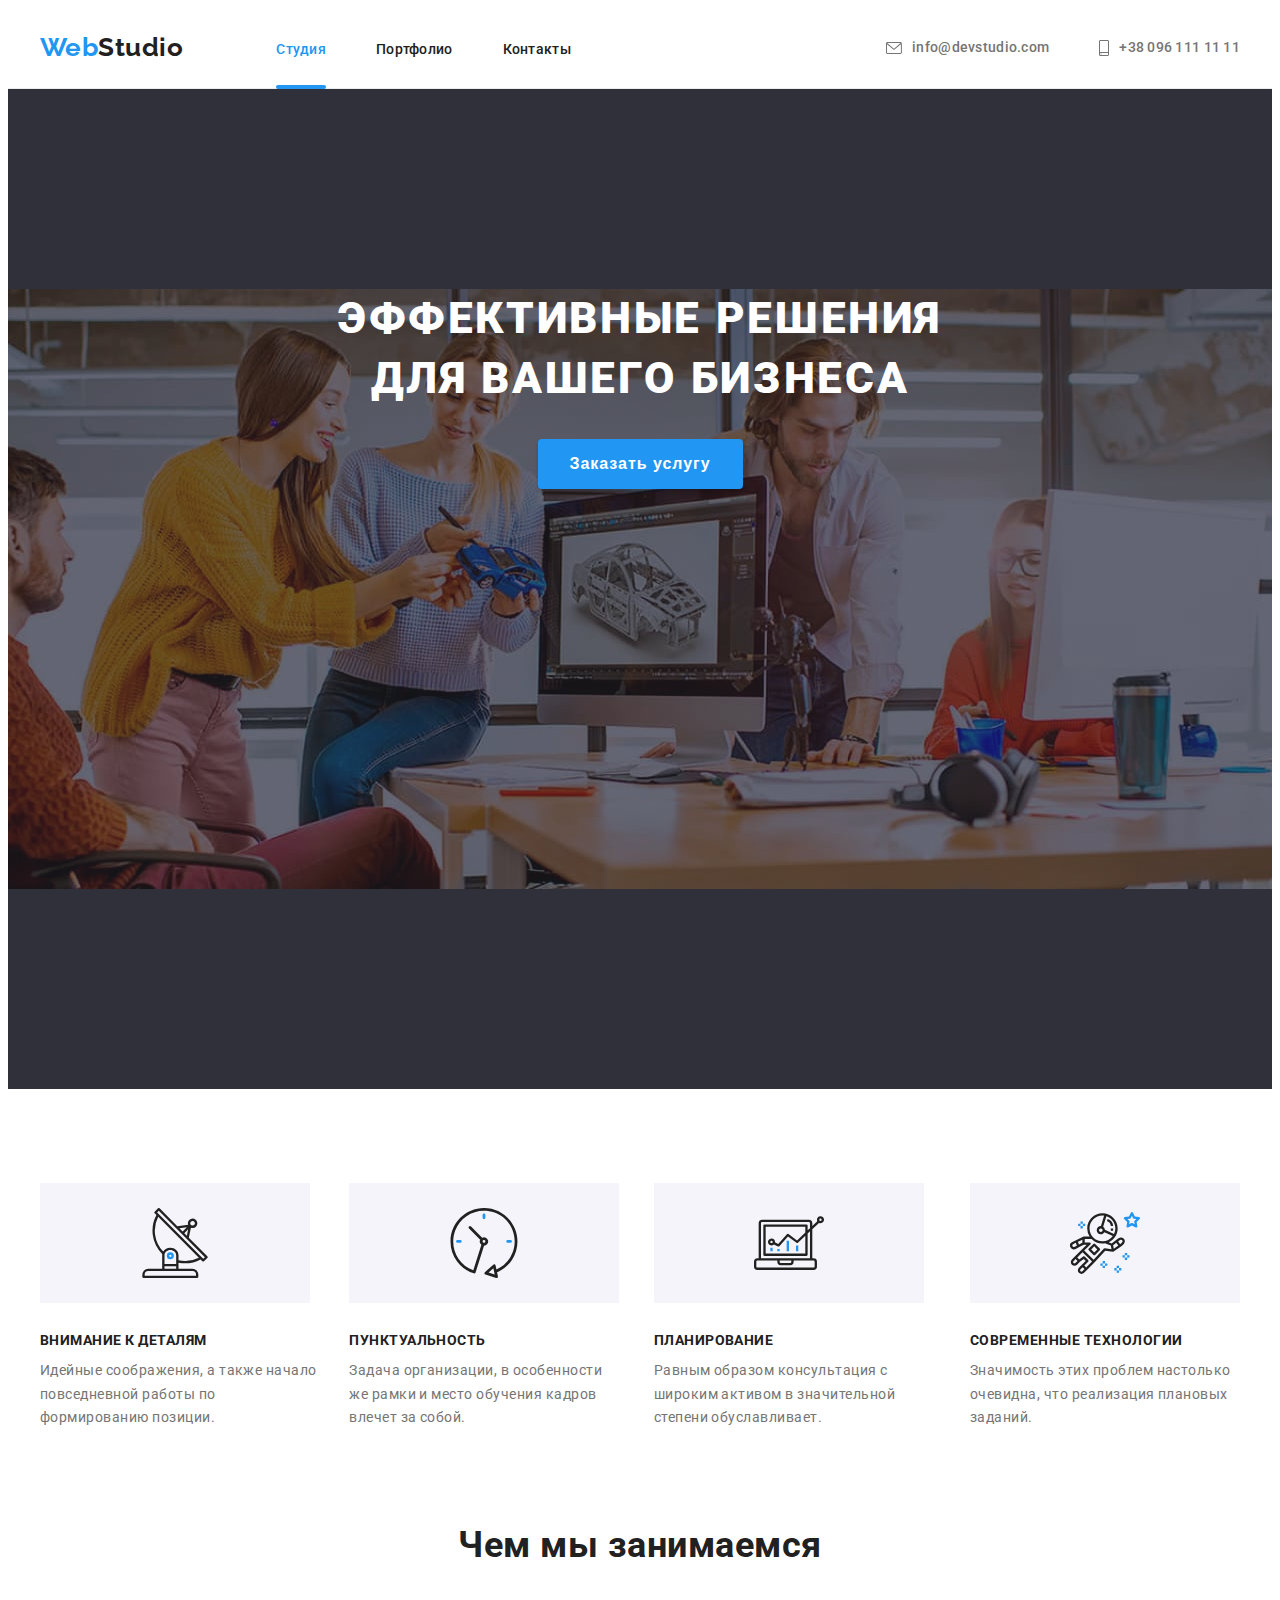
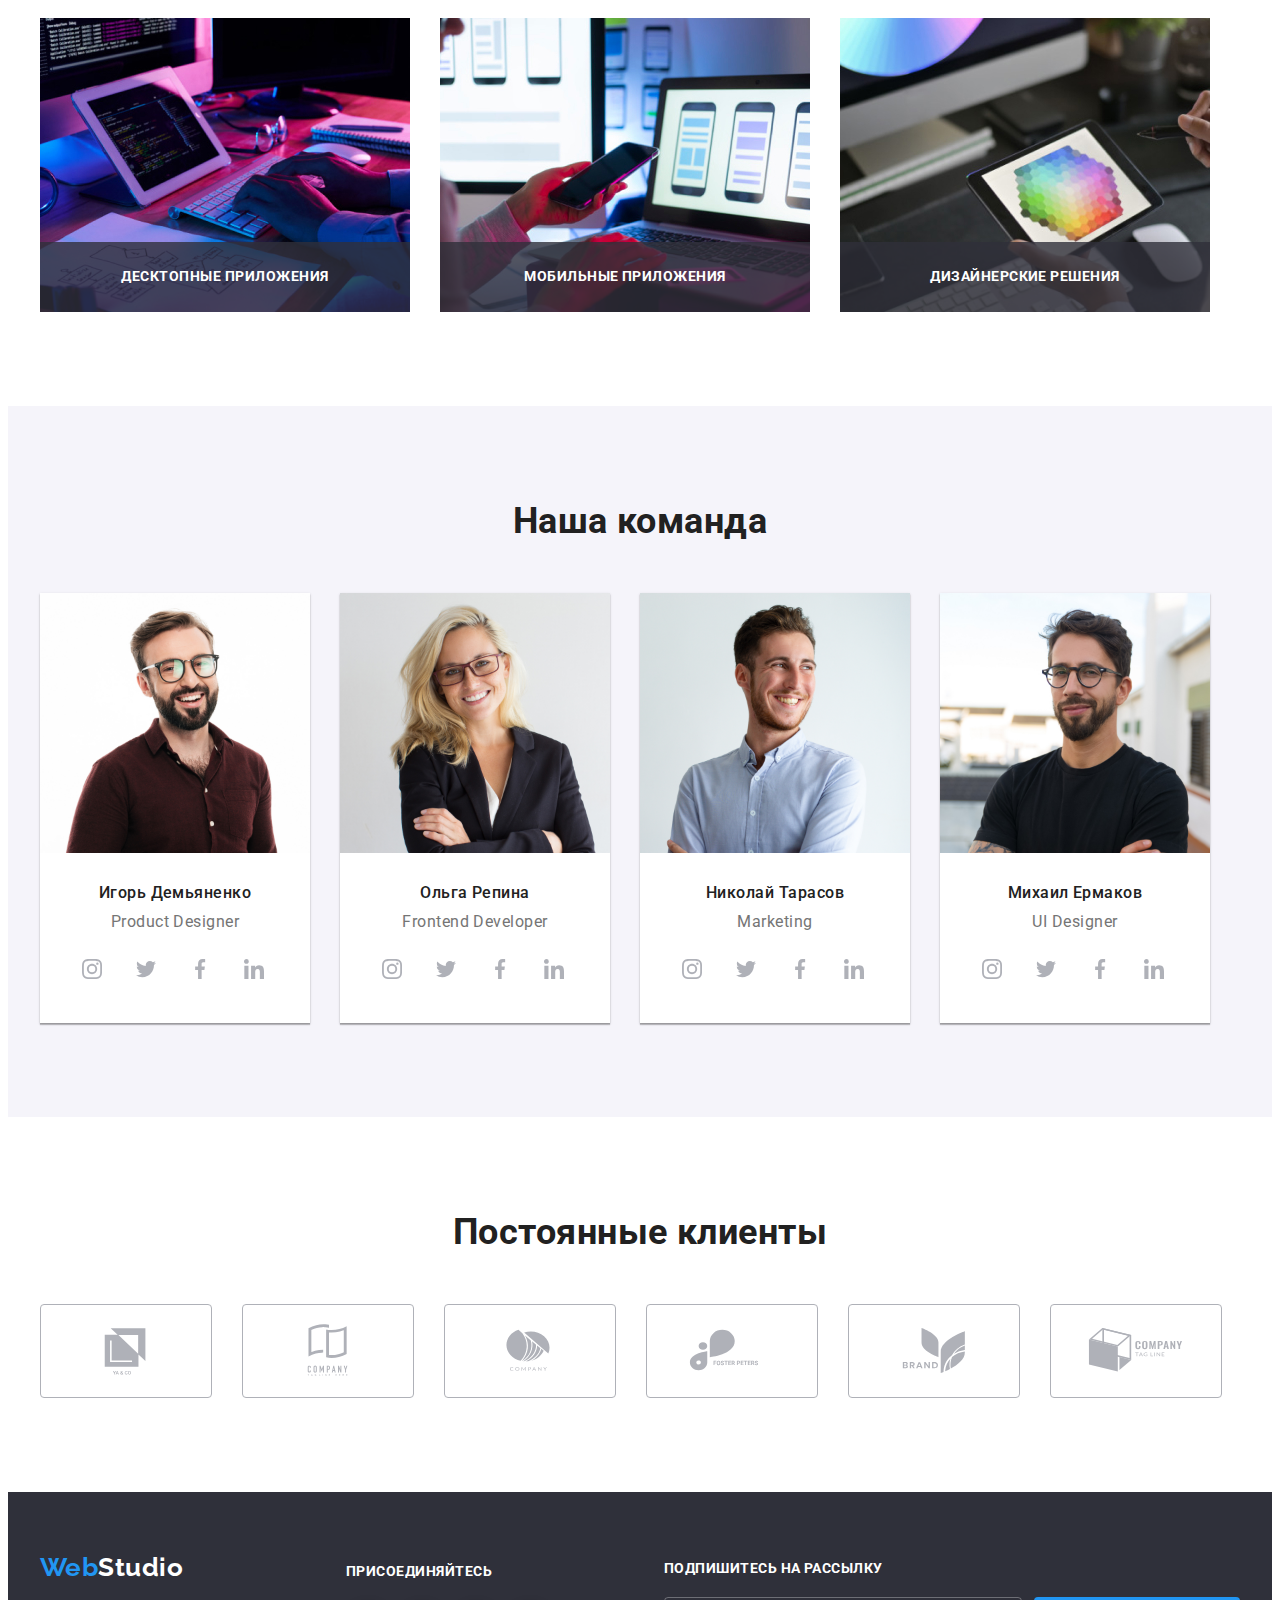
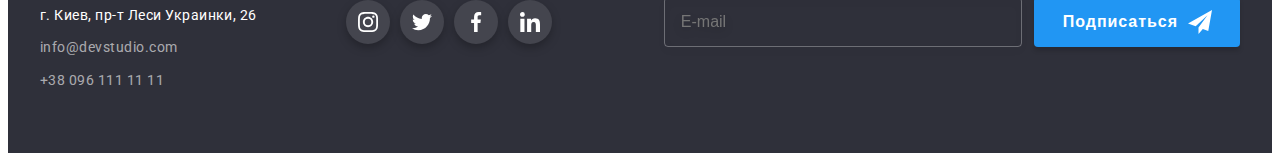
<file: index.html>
<!DOCTYPE html>
<html lang="ru">
  <head>
    <meta charset="UTF-8" />
    <meta http-equiv="X-UA-Compatible" content="IE=edge" />
    <meta name="viewport" content="width=device-width, initial-scale=1.0" />
    <title>Студия</title>
    <link rel="preconnect" href="https://fonts.googleapis.com" />
    <link rel="preconnect" href="https://fonts.gstatic.com" crossorigin />
    <link
      href="https://fonts.googleapis.com/css2?family=Raleway:wght@700&family=Roboto:wght@400;500;700;900&display=swap"
      rel="stylesheet"
    />
    <link
      rel="stylesheet"
      href="https://cdnjs.cloudflare.com/ajax/libs/modern-normalize/1.1.0/modern-normalize.min.css"
      integrity="sha512-wpPYUAdjBVSE4KJnH1VR1HeZfpl1ub8YT/NKx4PuQ5NmX2tKuGu6U/JRp5y+Y8XG2tV+wKQpNHVUX03MfMFn9Q=="
      crossorigin="anonymous"
      referrerpolicy="no-referrer"
    />
    <link rel="stylesheet" href="./css/main.min.css" />
  </head>
  <body>
    <header class="header">
      <div class="header__page">
        <a class="logo" href=""><span class="logo__accent">Web</span>Studio</a>
        <nav class="site-nav">
          <ul class="site-nav__list">
            <li class="site-nav__item">
              <a href="./index.html" class="site-nav__link site-nav__link--current">Студия</a>
            </li>
            <li class="site-nav__item">
              <a href="./portfolio.html" class="site-nav__link">Портфолио</a>
            </li>
            <li class="site-nav__item"><a href="" class="site-nav__link">Контакты</a></li>
          </ul>
        </nav>
        <ul class="auth-nav">
          <li class="auth-nav__item">
            <a class="auth-nav__link" href="mailto:info@devstudio.com">
              <svg class="auth-nav__icon" width="16px" height="12px">
                <use href="./images/icons.svg#icon-envelope-hover"></use>
              </svg>
              info@devstudio.com
            </a>
          </li>
          <li class="auth-nav__item">
            <a class="auth-nav__link" href="tel:+380961111111">
              <svg class="auth-nav__icon" width="10px" height="16px">
                <use href="./images/icons.svg#icon-smartphone"></use>
              </svg>
              +38 096 111 11 11
            </a>
          </li>
        </ul>
      </div>
    </header>
    <main>
      <section class="hero">
        <div class="hero__overlay">
          <h1 class="hero__title">Эффективные решения для вашего бизнеса</h1>
          <button class="hero__button" data-modal-open type="button">Заказать услугу</button>
        </div>
      </section>
      <section class="feature">
        <div class="container">
          <ul class="feature-list">
            <li class="feature-list__item">
              <span class="feature-list__icons">
                <svg width="70px" height="70px">
                  <use href="./images/icons.svg#icon-antenna"></use>
                </svg>
              </span>
              <h3 class="feature-list__title">Внимание к деталям</h3>
              <p class="feature-list__paragraph">
                Идейные соображения, а также начало повседневной работы по формированию позиции.
              </p>
            </li>
            <li class="feature-list__item">
              <span class="feature-list__icons">
                <svg width="70px" height="70px">
                  <use href="./images/icons.svg#icon-clock"></use>
                </svg>
              </span>
              <h3 class="feature-list__title">Пунктуальность</h3>
              <p class="feature-list__paragraph">
                Задача организации, в особенности же рамки и место обучения кадров влечет за собой.
              </p>
            </li>
            <li class="feature-list__item">
              <span class="feature-list__icons">
                <svg width="70px" height="70px">
                  <use href="./images/icons.svg#icon-diagram"></use>
                </svg>
              </span>
              <h3 class="feature-list__title">Планирование</h3>
              <p class="feature-list__paragraph">
                Равным образом консультация с широким активом в значительной степени обуславливает.
              </p>
            </li>
            <li class="feature-list__item">
              <span class="feature-list__icons">
                <svg width="70px" height="70px">
                  <use href="./images/icons.svg#icon-astronaut"></use>
                </svg>
              </span>
              <h3 class="feature-list__title">Современные технологии</h3>
              <p class="feature-list__paragraph">
                Значимость этих проблем настолько очевидна, что реализация плановых заданий.
              </p>
            </li>
          </ul>
        </div>
      </section>
      <section class="work">
        <div class="container">
          <h2 class="section-title">Чем мы занимаемся</h2>
          <ul class="work__list">
            <li class="work__item">
              <img src="./images/box1.jpg" alt="компьютер" width="370" />
              <p class="work__text">Десктопные приложения</p>
            </li>
            <li class="work__item">
              <img src="./images/box2.jpg" alt="телефон" width="370" />
              <p class="work__text">Мобильные приложения</p>
            </li>
            <li class="work__item">
              <img src="./images/box3.jpg" alt="графический планшет" width="370" />
              <p class="work__text">Дизайнерские решения</p>
            </li>
          </ul>
        </div>
      </section>
      <section class="team">
        <div class="container">
          <h2 class="section-title">Наша команда</h2>
          <ul class="team__list">
            <li class="team__item">
              <img src="./images/Photo1.jpg" alt="фото" width="270" />
              <div class="team__text">
                <h3 class="team__name">Игорь Демьяненко</h3>
                <p class="team__paragraph">Product Designer</p>
              </div>
              <ul class="networks">
                <li class="networks__item">
                  <a href="" class="networks__link">
                    <svg class="networks__icons" width="20px" height="20px">
                      <use href="./images/icons.svg#icon-instagram"></use>
                    </svg>
                  </a>
                </li>
                <li class="networks__item">
                  <a href="" class="networks__link">
                    <svg class="networks__icons" width="20px" height="20px">
                      <use href="./images/icons.svg#icon-twitter"></use>
                    </svg>
                  </a>
                </li>
                <li class="networks__item">
                  <a href="" class="networks__link"
                    ><svg class="networks__icons" width="20px" height="20px">
                      <use href="./images/icons.svg#icon-facebook"></use>
                    </svg>
                  </a>
                </li>
                <li class="networks__item">
                  <a href="" class="networks__link">
                    <svg class="networks__icons" width="20px" height="20px">
                      <use href="./images/icons.svg#icon-linkedin"></use>
                    </svg>
                  </a>
                </li>
              </ul>
            </li>
            <li class="team__item">
              <img src="./images/Photo2.jpg" alt="фото" width="270" />
              <div class="team__text">
                <h3 class="team__name">Ольга Репина</h3>
                <p class="team__paragraph">Frontend Developer</p>
              </div>
              <ul class="networks">
                <li class="networks__item">
                  <a href="" class="networks__link">
                    <svg class="networks__icons" width="20px" height="20px">
                      <use href="./images/icons.svg#icon-instagram"></use>
                    </svg>
                  </a>
                </li>
                <li class="networks__item">
                  <a href="" class="networks__link">
                    <svg class="networks__icons" width="20px" height="20px">
                      <use href="./images/icons.svg#icon-twitter"></use>
                    </svg>
                  </a>
                </li>
                <li class="networks__item">
                  <a href="" class="networks__link"
                    ><svg class="networks__icons" width="20px" height="20px">
                      <use href="./images/icons.svg#icon-facebook"></use>
                    </svg>
                  </a>
                </li>
                <li class="networks__item">
                  <a href="" class="networks__link">
                    <svg class="networks__icons" width="20px" height="20px">
                      <use href="./images/icons.svg#icon-linkedin"></use>
                    </svg>
                  </a>
                </li>
              </ul>
            </li>
            <li class="team__item">
              <img src="./images/Photo3.jpg" alt="фото" width="270" />
              <div class="team__text">
                <h3 class="team__name">Николай Тарасов</h3>
                <p class="team__paragraph">Marketing</p>
              </div>
              <ul class="networks">
                <li class="networks__item">
                  <a href="" class="networks__link">
                    <svg class="networks__icons" width="20px" height="20px">
                      <use href="./images/icons.svg#icon-instagram"></use>
                    </svg>
                  </a>
                </li>
                <li class="networks__item">
                  <a href="" class="networks__link">
                    <svg class="networks__icons" width="20px" height="20px">
                      <use href="./images/icons.svg#icon-twitter"></use>
                    </svg>
                  </a>
                </li>
                <li class="networks__item">
                  <a href="" class="networks__link"
                    ><svg class="networks__icons" width="20px" height="20px">
                      <use href="./images/icons.svg#icon-facebook"></use>
                    </svg>
                  </a>
                </li>
                <li class="networks__item">
                  <a href="" class="networks__link">
                    <svg class="networks__icons" width="20px" height="20px">
                      <use href="./images/icons.svg#icon-linkedin"></use>
                    </svg>
                  </a>
                </li>
              </ul>
            </li>
            <li class="team__item">
              <img src="./images/photo4.jpg" alt="фото" width="270" />
              <div class="team__text">
                <h3 class="team__name">Михаил Ермаков</h3>
                <p class="team__paragraph">UI Designer</p>
              </div>
              <ul class="networks">
                <li class="networks__item">
                  <a href="" class="networks__link">
                    <svg class="networks__icons" width="20px" height="20px">
                      <use href="./images/icons.svg#icon-instagram"></use>
                    </svg>
                  </a>
                </li>
                <li class="networks__item">
                  <a href="" class="networks__link">
                    <svg class="networks__icons" width="20px" height="20px">
                      <use href="./images/icons.svg#icon-twitter"></use>
                    </svg>
                  </a>
                </li>
                <li class="networks__item">
                  <a href="" class="networks__link"
                    ><svg class="networks__icons" width="20px" height="20px">
                      <use href="./images/icons.svg#icon-facebook"></use>
                    </svg>
                  </a>
                </li>
                <li class="networks__item">
                  <a href="" class="networks__link">
                    <svg class="networks__icons" width="20px" height="20px">
                      <use href="./images/icons.svg#icon-linkedin"></use>
                    </svg>
                  </a>
                </li>
              </ul>
            </li>
          </ul>
        </div>
      </section>
      <section class="clients">
        <div class="container">
          <h2 class="section-title">Постоянные клиенты</h2>
          <ul class="clients__list">
            <li class="clients__item">
              <a class="clients__link" href="">
                <svg class="clients__icon" width="106px" height="60px">
                  <use href="./images/icons.svg#icon-logo-0"></use>
                </svg>
              </a>
            </li>
            <li class="clients__item">
              <a class="clients__link" href="">
                <svg class="clients__icon" width="106px" height="60px">
                  <use href="./images/icons.svg#icon-logo-1"></use>
                </svg>
              </a>
            </li>
            <li class="clients__item">
              <a class="clients__link" href="">
                <svg class="clients__icon" width="106px" height="60px">
                  <use href="./images/icons.svg#icon-logo-2"></use>
                </svg>
              </a>
            </li>
            <li class="clients__item">
              <a class="clients__link" href="">
                <svg class="clients__icon" width="106px" height="60px">
                  <use href="./images/icons.svg#icon-logo-3"></use>
                </svg>
              </a>
            </li>
            <li class="clients__item">
              <a class="clients__link" href="">
                <svg class="clients__icon" width="106px" height="60px">
                  <use href="./images/icons.svg#icon-logo-4"></use>
                </svg>
              </a>
            </li>
            <li class="clients__item">
              <a class="clients__link" href="">
                <svg class="clients__icon" width="106px" height="60px">
                  <use href="./images/icons.svg#icon-logo-5"></use>
                </svg>
              </a>
            </li>
          </ul>
        </div>
      </section>
    </main>
    <footer class="footer">
      <div class="footer__content">
        <div>
          <a class="logo logo__footer" href=""><span class="logo__accent">Web</span>Studio</a>
          <address class="address">
            <p class="address__street">г. Киев, пр-т Леси Украинки, 26</p>
            <a class="address__link" href="mailto:info@devstudio.com">info@devstudio.com</a>
            <a class="address__link" href="tel:+380961111111">+38 096 111 11 11</a>
          </address>
        </div>
        <div class="footer__social">
          <p class="footer-title">присоединяйтесь</p>
          <ul class="networks social__list">
            <li class="networks__item">
              <a href="" class="social__link networks__link">
                <svg class="networks__icons" width="20px" height="20px">
                  <use href="./images/icons.svg#icon-instagram"></use>
                </svg>
              </a>
            </li>

            <li class="networks__item">
              <a href="" class="social__link networks__link">
                <svg class="networks__icons" width="20px" height="20px">
                  <use href="./images/icons.svg#icon-twitter"></use>
                </svg>
              </a>
            </li>
            <li class="networks__item">
              <a href="" class="social__link networks__link">
                <svg class="networks__icons" width="20px" height="20px">
                  <use href="./images/icons.svg#icon-facebook"></use>
                </svg>
              </a>
            </li>
            <li class="networks__item">
              <a href="" class="social__link networks__link">
                <svg class="networks__icons" width="20px" height="20px">
                  <use href="./images/icons.svg#icon-linkedin"></use>
                </svg>
              </a>
            </li>
          </ul>
        </div>
        <form class="form-email" name="email-form">
          <p class="footer-title">Подпишитесь на рассылку</p>
          <div class="form-email__group">
            <label>
              <input class="form-email__input" type="email" name="email" placeholder="E-mail" />
            </label>
            <button class="form-email__btn" type="submit">
              Подписаться
              <svg class="form-email__icon" width="24px" height="24px">
                <use href="./images/icons.svg#icon-send"></use>
              </svg>
            </button>
          </div>
        </form>
      </div>
    </footer>
    <div class="backdrop is-hidden" data-modal>
      <div class="main-modal">
        <button class="main-modal__close" data-modal-close>
          <svg class="icon-close" width="18px" height="18px">
            <use href="./images/icons.svg#icon-close"></use>
          </svg>
        </button>
        <h2 class="main-modal__title">Оставьте свои данные, мы вам перезвоним</h2>
        <form class="main-modal__form" name="modal-form">
          <label class="main-modal__label">
            <span class="main-modal__name">Имя</span>
            <div class="main-modal__group">
              <input class="main-modal__input" type="text" name="username" />
              <svg class="main-modal__icon" width="18" height="18">
                <use href="./images/icons.svg#icon-person"></use>
              </svg>
            </div>
          </label>
          <label class="main-modal__label">
            <span class="main-modal__name">Телефон</span>
            <div class="main-modal__group">
              <input class="main-modal__input" type="tel" name="phone-number" />
              <svg class="main-modal__icon" width="18" height="18">
                <use href="./images/icons.svg#icon-phone"></use>
              </svg>
            </div>
          </label>
          <label class="main-modal__label">
            <span class="main-modal__name">Почта</span>
            <div class="main-modal__group">
              <input class="main-modal__input" type="email" name="email" />
              <svg class="main-modal__icon" width="18" height="18">
                <use href="./images/icons.svg#icon-email"></use>
              </svg>
            </div>
          </label>
          <label class="main-modal__label">
            <span class="main-modal__name">Комментарий</span>
            <textarea
              class="main-modal__input main-modal__textarea"
              name="feedback"
              rows="5"
              placeholder="Введите текст"
            ></textarea>
          </label>
          <label class="checkbox">
            <input class="checkbox__input" type="checkbox" name="contract" value="contract" />
            <svg class="checkbox__icon" width="16" height="15">
              <use href="./images/icons.svg#icon-check"></use>
            </svg>
            Соглашаюсь с рассылкой и принимаю<a class="checkbox__link" href="">
              Условия договора
            </a>
          </label>
          <div class="main-modal__btn">
            <button class="main-modal__submit" type="submit">Отправить</button>
          </div>
        </form>
      </div>
    </div>
    <script src="./js/modal.js"></script>
  </body>
</html>
</file>
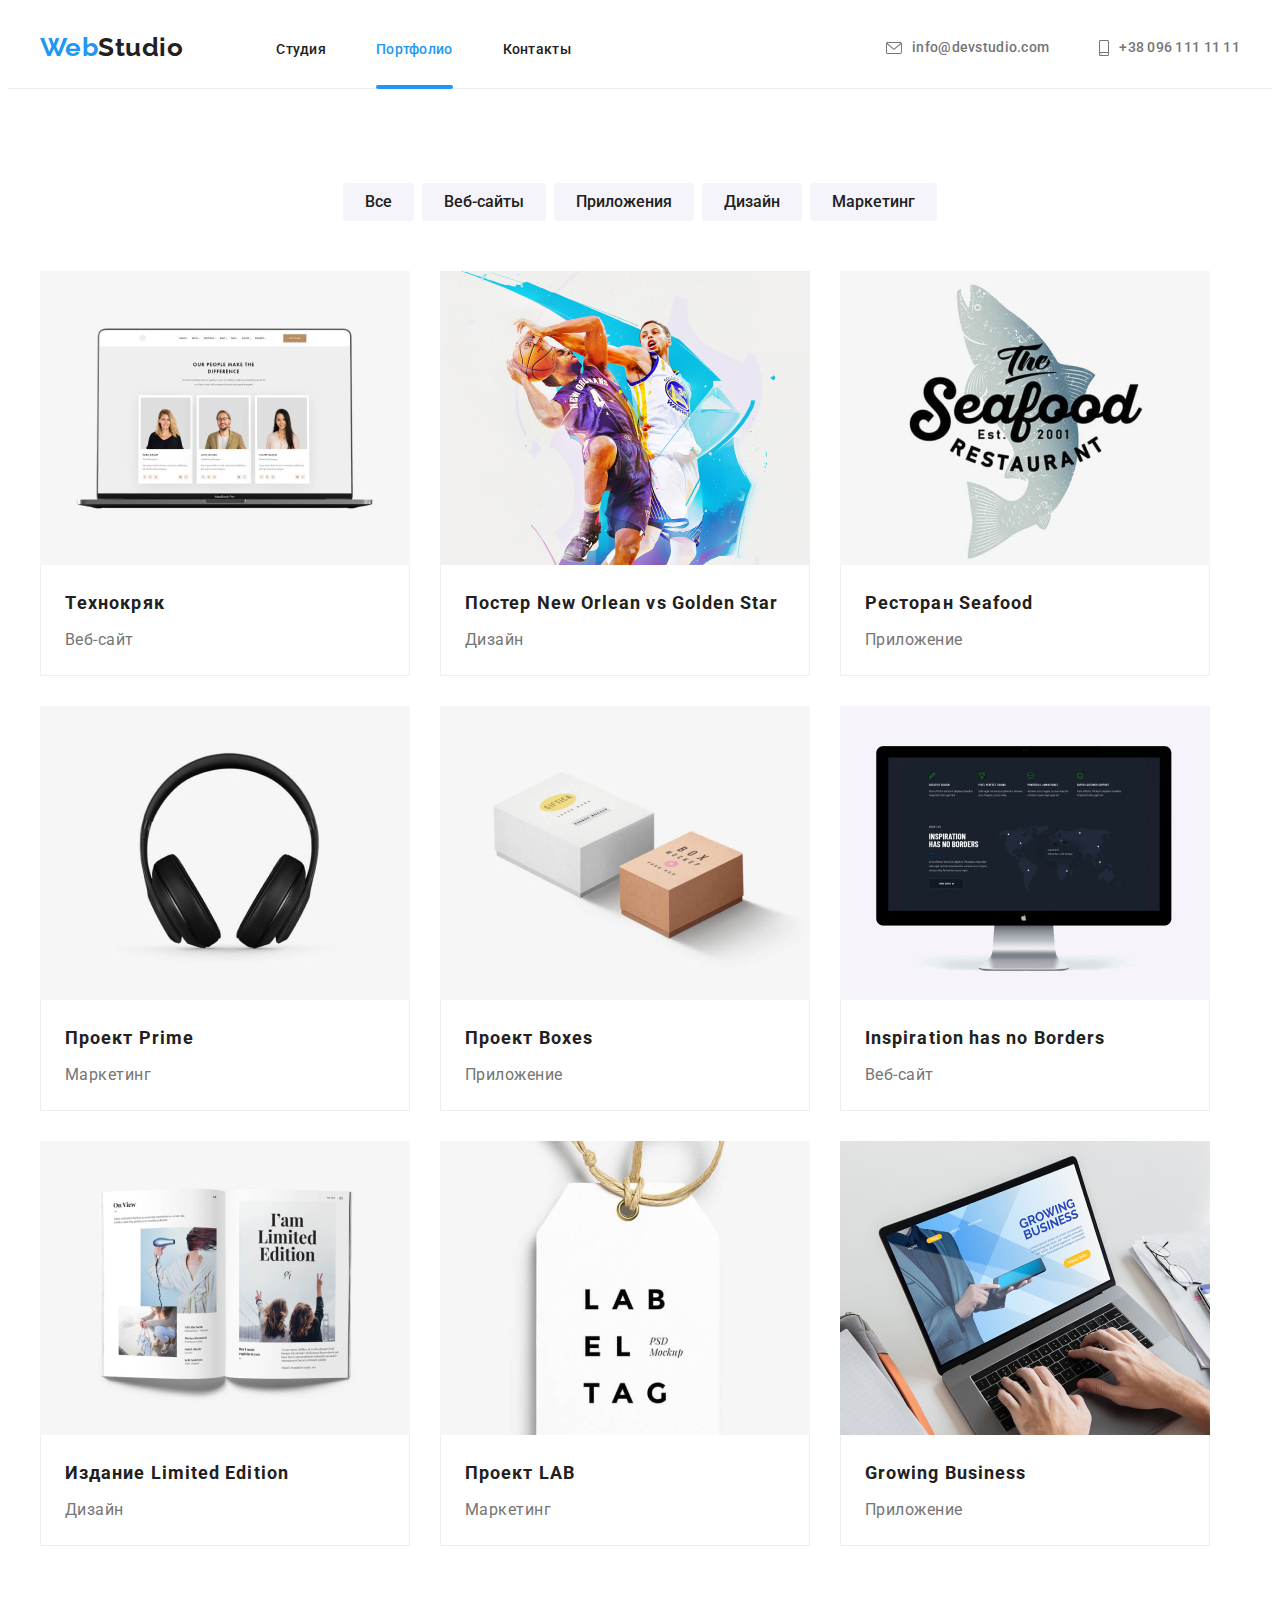
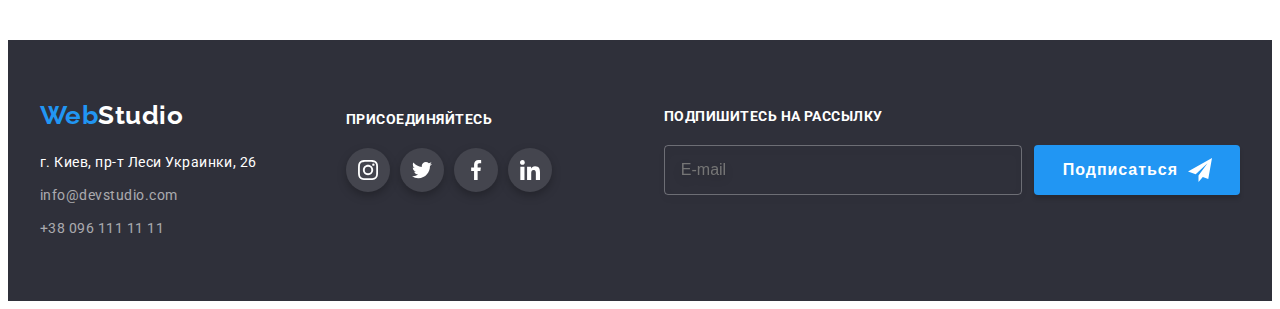
<file: portfolio.html>
<!DOCTYPE html>
<html lang="ru">
  <head>
    <meta charset="UTF-8" />
    <meta http-equiv="X-UA-Compatible" content="IE=edge" />
    <meta name="viewport" content="width=device-width, initial-scale=1.0" />
    <title>Студия</title>
    <link rel="preconnect" href="https://fonts.googleapis.com" />
    <link rel="preconnect" href="https://fonts.gstatic.com" crossorigin />
    <link
      href="https://fonts.googleapis.com/css2?family=Raleway:wght@700&family=Roboto:wght@400;500;700;900&display=swap"
      rel="stylesheet"
    />
    <link
      rel="stylesheet"
      href="https://cdnjs.cloudflare.com/ajax/libs/modern-normalize/1.1.0/modern-normalize.min.css"
      integrity="sha512-wpPYUAdjBVSE4KJnH1VR1HeZfpl1ub8YT/NKx4PuQ5NmX2tKuGu6U/JRp5y+Y8XG2tV+wKQpNHVUX03MfMFn9Q=="
      crossorigin="anonymous"
      referrerpolicy="no-referrer"
    />
    <link rel="stylesheet" href="./css/main.min.css" />
  </head>
  <body>
   <header class="header">
      <div class="header__page">
        <a class="logo" href=""><span class="logo__accent">Web</span>Studio</a>
        <nav class="site-nav">
          <ul class="site-nav__list">
            <li class="site-nav__item">
              <a href="./index.html" class="site-nav__link">Студия</a>
            </li>
            <li class="site-nav__item">
              <a href="./portfolio.html" class="site-nav__link site-nav__link--current">Портфолио</a>
            </li>
            <li class="site-nav__item"><a href="" class="site-nav__link">Контакты</a></li>
          </ul>
        </nav>
        <ul class="auth-nav">
          <li class="auth-nav__item">
            <a class="auth-nav__link" href="mailto:info@devstudio.com">
              <svg class="auth-nav__icon" width="16px" height="12px">
                <use href="./images/icons.svg#icon-envelope-hover"></use>
              </svg>
              info@devstudio.com
            </a>
          </li>
          <li class="auth-nav__item">
            <a class="auth-nav__link" href="tel:+380961111111">
              <svg class="auth-nav__icon" width="10px" height="16px">
                <use href="./images/icons.svg#icon-smartphone"></use>
              </svg>
              +38 096 111 11 11
            </a>
          </li>
        </ul>
      </div>
    </header>
    <main>
      <section class="filter">
        <div class="container">
          <h1 class="visually-hidden">Портфолио</h1>
          <ul class="filter__list">
            <li class="filter__item"><button class="filter__button" type="button">Все</button></li>
            <li class="filter__item"><button class="filter__button" type="button">Веб-сайты</button></li>
            <li class="filter__item"><button class="filter__button" type="button">Приложения</button></li>
            <li class="filter__item"><button class="filter__button" type="button">Дизайн</button></li>
            <li class="filter__item"><button class="filter__button" type="button">Маркетинг</button></li>
          </ul>
          <ul class="portfolio__list">
            <li class="portfolio__item">
              <div class="portfolio__card">
                <img src="./images/img-1.jpg" alt="Tехнокряк" width="370" />
                <p class="portfolio__text">
                  Технокряк это современная площадка распространения коронавируса. Компании
                  используют эту платформу для цифрового шпионажа и атак на защищённые сервера
                  конкурентов.
                </p>
              </div>
              <div class="portfolio__group">
                <h2 class="portfolio__title">Tехнокряк</h2>
                <p class="portfolio__paragraph">Веб-сайт</p>
              </div>
            </li>
            <li class="portfolio__item">
              <div class="portfolio__card">
                <img src="./images/img-2.jpg" alt="Постер New Orlean vs Golden Star" width="370" />
                <p class="portfolio__text">
                  Технокряк это современная площадка распространения коронавируса. Компании
                  используют эту платформу для цифрового шпионажа и атак на защищённые сервера
                  конкурентов.
                </p>
              </div>
              <div class="portfolio__group">
                <h2 class="portfolio__title">Постер New Orlean vs Golden Star</h2>
                <p class="portfolio__paragraph">Дизайн</p>
              </div>
            </li>
            <li class="portfolio__item">
              <div class="portfolio__card">
                <img src="./images/img-3.jpg" alt="Ресторан Seafood" width="370" />
                <p class="portfolio__text">
                  Технокряк это современная площадка распространения коронавируса. Компании
                  используют эту платформу для цифрового шпионажа и атак на защищённые сервера
                  конкурентов.
                </p>
              </div>
              <div class="portfolio__group">
                <h2 class="portfolio__title">Ресторан Seafood</h2>
                <p class="portfolio__paragraph">Приложение</p>
              </div>
            </li>
            <li class="portfolio__item">
              <div class="portfolio__card">
                <img src="./images/img-4.jpg" alt="Проект Prime" width="370" />
                <p class="portfolio__text">
                  Технокряк это современная площадка распространения коронавируса. Компании
                  используют эту платформу для цифрового шпионажа и атак на защищённые сервера
                  конкурентов.
                </p>
              </div>
              <div class="portfolio__group">
                <h2 class="portfolio__title">Проект Prime</h2>
                <p class="portfolio__paragraph">Маркетинг</p>
              </div>
            </li>
            <li class="portfolio__item">
              <div class="portfolio__card">
                <img src="./images/img-5.jpg" alt="Проект Boxes" width="370" />
                <p class="portfolio__text">
                  Технокряк это современная площадка распространения коронавируса. Компании
                  используют эту платформу для цифрового шпионажа и атак на защищённые сервера
                  конкурентов.
                </p>
              </div>
              <div class="portfolio__group">
                <h2 class="portfolio__title">Проект Boxes</h2>
                <p class="portfolio__paragraph">Приложение</p>
              </div>
            </li>
            <li class="portfolio__item">
              <div class="portfolio__card">
                <img src="./images/img-6.jpg" alt="Inspiration has no Borders" width="370" />
                <p class="portfolio__text">
                  Технокряк это современная площадка распространения коронавируса. Компании
                  используют эту платформу для цифрового шпионажа и атак на защищённые сервера
                  конкурентов.
                </p>
              </div>
              <div class="portfolio__group">
                <h2 class="portfolio__title">Inspiration has no Borders</h2>
                <p class="portfolio__paragraph">Веб-сайт</p>
              </div>
            </li>
            <li class="portfolio__item">
              <div class="portfolio__card">
                <img src="./images/img-7.jpg" alt="Издание Limited Edition" width="370" />
                <p class="portfolio__text">
                  Технокряк это современная площадка распространения коронавируса. Компании
                  используют эту платформу для цифрового шпионажа и атак на защищённые сервера
                  конкурентов.
                </p>
              </div>
              <div class="portfolio__group">
                <h2 class="portfolio__title">Издание Limited Edition</h2>
                <p class="portfolio__paragraph">Дизайн</p>
              </div>
            </li>
            <li class="portfolio__item">
              <div class="portfolio__card">
                <img src="./images/img-8.jpg" alt="Проект LAB" width="370" />
                <p class="portfolio__text">
                  Технокряк это современная площадка распространения коронавируса. Компании
                  используют эту платформу для цифрового шпионажа и атак на защищённые сервера
                  конкурентов.
                </p>
              </div>
              <div class="portfolio__group">
                <h2 class="portfolio__title">Проект LAB</h2>
                <p class="portfolio__paragraph">Маркетинг</p>
              </div>
            </li>
            <li class="portfolio__item">
              <div class="portfolio__card">
                <img src="./images/img-9.jpg" alt="Growing Business" width="370" />
                <p class="portfolio__text">
                  Технокряк это современная площадка распространения коронавируса. Компании
                  используют эту платформу для цифрового шпионажа и атак на защищённые сервера
                  конкурентов.
                </p>
              </div>
              <div class="portfolio__group">
                <h2 class="portfolio__title">Growing Business</h2>
                <p class="portfolio__paragraph">Приложение</p>
              </div>
            </li>
          </ul>
        </div>
      </section>
    </main>
     <footer class="footer">
      <div class="footer__content">
        <div>
          <a class="logo logo__footer" href=""><span class="logo__accent">Web</span>Studio</a>
          <address class="address">
            <p class="address__street">г. Киев, пр-т Леси Украинки, 26</p>
            <a class="address__link" href="mailto:info@devstudio.com">info@devstudio.com</a>
            <a class="address__link" href="tel:+380961111111">+38 096 111 11 11</a>
          </address>
        </div>
        <div class="footer__social">
          <p class="footer-title">присоединяйтесь</p>
          <ul class="networks social__list">
            <li class="networks__item">
              <a href="" class="social__link networks__link">
                <svg class="networks__icons" width="20px" height="20px">
                  <use href="./images/icons.svg#icon-instagram"></use>
                </svg>
              </a>
            </li>

            <li class="networks__item">
              <a href="" class="social__link networks__link">
                <svg class="networks__icons" width="20px" height="20px">
                  <use href="./images/icons.svg#icon-twitter"></use>
                </svg>
              </a>
            </li>
            <li class="networks__item">
              <a href="" class="social__link networks__link">
                <svg class="networks__icons" width="20px" height="20px">
                  <use href="./images/icons.svg#icon-facebook"></use>
                </svg>
              </a>
            </li>
            <li class="networks__item">
              <a href="" class="social__link networks__link">
                <svg class="networks__icons" width="20px" height="20px">
                  <use href="./images/icons.svg#icon-linkedin"></use>
                </svg>
              </a>
            </li>
          </ul>
        </div>
        <form class="form-email" name="email-form">
          <p class="footer-title">Подпишитесь на рассылку</p>
          <div class="form-email__group">
            <label>
              <input class="form-email__input" type="email" name="email" placeholder="E-mail" />
            </label>
            <button class="form-email__btn" type="submit">
              Подписаться
              <svg class="form-email__icon" width="24px" height="24px">
                <use href="./images/icons.svg#icon-send"></use>
              </svg>
            </button>
          </div>
        </form>
      </div>
    </footer>    
    <script src="./js/modal.js"></script>
  </body>
</html>
</file>
<file: css/main.min.css>
.header__page,.footer__content{width:1200px;margin-left:auto;margin-right:auto;padding-left:15px;padding-right:15px}.site-nav__list,.auth-nav,.feature-list,.work__list,.team__list,.networks,.social__list,.clients__list,.filter__list,.portfolio__list{list-style:none;padding:0;margin:0}.feature,.work,.team,.clients,.filter{padding-top:94px;padding-bottom:94px}body{background-color:#fff;color:#757575;font-family:roboto, sans-serif;letter-spacing:0.03em}img{display:block;max-width:100%;height:auto}.container{width:1200px;margin-left:auto;margin-right:auto;padding-left:15px;padding-right:15px}.section-title{margin:0;margin-bottom:50px;color:#212121;font-size:36px;line-height:1.2;text-align:center}.visually-hidden{position:absolute;white-space:nowrap;width:1px;height:1px;overflow:hidden;border:0;padding:0;clip:rect(0 0 0 0);-webkit-clip-path:inset(50%);clip-path:inset(50%);margin:-1px}.header{border-bottom:1px solid #ececec}.header__page{display:-webkit-box;display:-ms-flexbox;display:flex;-webkit-box-align:center;-ms-flex-align:center;align-items:center}.logo{padding-top:24px;padding-bottom:25px;margin-right:93px;text-decoration:none;font-family:Raleway, sans-serif;font-weight:700;font-size:26px;line-height:1.2;color:#212121}.logo__accent{color:#2196f3}.logo__footer{padding:0;margin:0;color:#fff}.site-nav{padding:0}.site-nav__list{display:-webkit-box;display:-ms-flexbox;display:flex}.site-nav__item{margin-right:50px}.site-nav__item:last-child{margin-right:0}.site-nav__link{color:#212121;text-decoration:none;font-weight:500;font-size:14px;line-height:1.1px;letter-spacing:0.02em;padding-top:32px;padding-bottom:32px;-webkit-transition:color 250ms cubic-bezier(0.4, 0, 0.2, 1);transition:color 250ms cubic-bezier(0.4, 0, 0.2, 1)}.site-nav__link:hover,.site-nav__link:focus{color:#2196f3}.site-nav__link--current{color:#2196f3;position:relative}.site-nav__link--current::after{content:'';display:block;position:absolute;bottom:0;left:0px;height:4px;width:100%;background-color:#2196f3;border-radius:2px}.auth-nav{margin-left:auto;display:-webkit-box;display:-ms-flexbox;display:flex}.auth-nav__icon{margin-right:10px;fill:currentColor}.auth-nav__item{margin-right:50px}.auth-nav__item:last-child{margin-right:0}.auth-nav__link{display:-webkit-box;display:-ms-flexbox;display:flex;-webkit-box-align:center;-ms-flex-align:center;align-items:center;padding-top:32px;padding-bottom:32px;color:#757575;text-decoration:none;font-weight:500;font-size:14px;line-height:1.1;letter-spacing:0.02em;-webkit-transition:color 250ms cubic-bezier(0.4, 0, 0.2, 1);transition:color 250ms cubic-bezier(0.4, 0, 0.2, 1)}.auth-nav__link:hover,.auth-nav__link:focus{color:#2196f3}.hero{background-color:#2f303a}.hero__overlay{text-align:center;padding-top:200px;padding-bottom:200px;max-width:1600px;height:600px;margin-left:auto;margin-right:auto;background-image:-webkit-gradient(linear, left top, right top, from(rgba(47,48,58,0.4)), to(rgba(47,48,58,0.4))),url(../images/bgi.jpg);background-image:linear-gradient(to right, rgba(47,48,58,0.4), rgba(47,48,58,0.4)),url(../images/bgi.jpg);background-repeat:no-repeat;background-position:center}.hero__title{margin:0 auto 30px auto;width:700px;color:#fff;font-weight:900;font-size:44px;line-height:1.36;text-align:center;letter-spacing:0.06em;text-transform:uppercase}.hero__button{display:inline-block;border-radius:4px;border:transparent;padding:10px 32px;cursor:pointer;font-weight:700;font-size:16px;line-height:1.87;letter-spacing:0.06em;color:#fff;background-color:#2196f3;-webkit-box-shadow:0px 4px 4px rgba(0,0,0,0.15);box-shadow:0px 4px 4px rgba(0,0,0,0.15)}.feature-list{display:-webkit-box;display:-ms-flexbox;display:flex}.feature-list__item{margin-right:30px}.feature-list__item:last-child{margin-right:0}.feature-list__title{margin:0;margin-bottom:10px;color:#212121;font-size:14px;line-height:1.1;text-transform:uppercase}.feature-list__paragraph{margin:0;font-size:14px;line-height:1.71}.feature-list__icons{display:-webkit-box;display:-ms-flexbox;display:flex;-webkit-box-align:center;-ms-flex-align:center;align-items:center;-webkit-box-pack:center;-ms-flex-pack:center;justify-content:center;margin-bottom:30px;background-color:#f5f4fa;width:270px;height:120px}.work{padding-top:0}.work__list{display:-webkit-box;display:-ms-flexbox;display:flex}.work__item{margin-right:30px;position:relative}.work__item:last-child{margin-right:0}.work__text{position:absolute;width:100%;font-weight:700;font-size:14px;line-height:1.14;text-align:center;text-transform:uppercase;color:#fff;background-color:rgba(47,48,58,0.8);padding:27px 0 27px 0;margin:0;left:0;bottom:0}.team{background-color:#f5f4fa}.team__list{display:-webkit-box;display:-ms-flexbox;display:flex}.team__item{margin-right:30px;background-color:#fff;-webkit-box-shadow:0px 1px 3px rgba(0,0,0,0.12),0px 1px 1px rgba(0,0,0,0.14),0px 2px 1px rgba(0,0,0,0.2);box-shadow:0px 1px 3px rgba(0,0,0,0.12),0px 1px 1px rgba(0,0,0,0.14),0px 2px 1px rgba(0,0,0,0.2)}.team__item:last-child{margin-right:0}.team__text{padding-top:30px}.team__name{margin:0;margin-bottom:10px;color:#212121;font-weight:500;font-size:16px;line-height:1.2;text-align:center}.team__paragraph{margin:0;font-size:16px;line-height:1.2;text-align:center}.work{padding-top:0}.work__list{display:-webkit-box;display:-ms-flexbox;display:flex}.work__item{margin-right:30px;position:relative}.work__item:last-child{margin-right:0}.work__text{position:absolute;width:100%;font-weight:700;font-size:14px;line-height:1.14;text-align:center;text-transform:uppercase;color:#fff;background-color:rgba(47,48,58,0.8);padding:27px 0 27px 0;margin:0;left:0;bottom:0}.networks{display:-webkit-box;display:-ms-flexbox;display:flex;margin:16px 30px 32px 30px}.networks__item{width:44px;height:44px;margin-right:10px}.networks__item:last-child{margin-right:0}.networks__icons{fill:currentColor;height:20px}.networks__link{width:44px;height:44px;margin-right:10px;display:-webkit-box;display:-ms-flexbox;display:flex;-webkit-box-align:center;-ms-flex-align:center;align-items:center;-webkit-box-pack:center;-ms-flex-pack:center;justify-content:center;border-radius:50%;color:#afb1b8;-webkit-transition:color 250ms cubic-bezier(0.4, 0, 0.2, 1),background-color 250ms cubic-bezier(0.4, 0, 0.2, 1);transition:color 250ms cubic-bezier(0.4, 0, 0.2, 1),background-color 250ms cubic-bezier(0.4, 0, 0.2, 1)}.networks__link:hover,.networks__link:focus{background-color:#2196f3;color:#fff}.networks__icons{fill:currentColor;height:20px}.footer__social{margin-left:70px;margin-top:12px}.social__list{margin:0}.social__link{-webkit-filter:drop-shadow(0px 4px 4px rgba(0,0,0,0.25));filter:drop-shadow(0px 4px 4px rgba(0,0,0,0.25));background-color:#44454e;color:#fff;-webkit-transition:background-color 250ms cubic-bezier(0.4, 0, 0.2, 1);transition:background-color 250ms cubic-bezier(0.4, 0, 0.2, 1)}.social__link:hover,.social__link:focus{background-color:#2196f3;color:#fff}.clients__icon{fill:currentColor}.clients__list{display:-webkit-box;display:-ms-flexbox;display:flex}.clients__item{margin-right:30px}.clients__item:last-child{margin-right:0}.clients__link{width:170px;height:92px;display:-webkit-box;display:-ms-flexbox;display:flex;-webkit-box-align:center;-ms-flex-align:center;align-items:center;-webkit-box-pack:center;-ms-flex-pack:center;justify-content:center;color:#afb1b8;border:solid 1px #afb1b8;border-radius:4px;-webkit-transition:color 250ms cubic-bezier(0.4, 0, 0.2, 1),border-color 250ms cubic-bezier(0.4, 0, 0.2, 1);transition:color 250ms cubic-bezier(0.4, 0, 0.2, 1),border-color 250ms cubic-bezier(0.4, 0, 0.2, 1)}.clients__link:hover,.clients__link:focus{color:#2196f3;border:solid 1px #2196f3}.footer{background-color:#2f303a;padding-top:60px;padding-bottom:60px}.footer__content{display:-webkit-box;display:-ms-flexbox;display:flex;-webkit-box-pack:justify;-ms-flex-pack:justify;justify-content:space-between}.address{font-size:14px;line-height:1.71}.address__street{margin:0;margin-top:20px;color:#fff;font-style:normal}.address__link{margin-top:9px;display:-webkit-box;display:-ms-flexbox;display:flex;color:rgba(255,255,255,0.6);text-decoration:none;font-style:normal}.footer-title{font-weight:700;font-size:14px;line-height:1.14;text-transform:uppercase;color:#fff;margin:0 0 20px 0;padding:0px}.form-email{margin-left:93px;margin-top:9px}.form-email__group{display:-webkit-box;display:-ms-flexbox;display:flex}.form-email__icon{margin-left:10px}.form-email__input{height:50px;width:358px;border:1px solid rgba(255,255,255,0.3);-webkit-box-sizing:border-box;box-sizing:border-box;-webkit-filter:drop-shadow(0px 4px 4px rgba(0,0,0,0.15));filter:drop-shadow(0px 4px 4px rgba(0,0,0,0.15));border-radius:4px;background-color:transparent;padding:0 0 0 16px;font-size:16px;line-height:1.25;color:rgba(255,255,255,0.6)}.form-email__btn{display:-webkit-box;display:-ms-flexbox;display:flex;-webkit-box-align:center;-ms-flex-align:center;align-items:center;text-align:center;padding:10px 28px 10px 29px;margin-left:12px;background:#2196f3;-webkit-box-shadow:0px 4px 4px rgba(0,0,0,0.15);box-shadow:0px 4px 4px rgba(0,0,0,0.15);border-radius:4px;border:transparent;cursor:pointer;font-weight:700;font-size:16px;line-height:1.87;letter-spacing:0.06em;color:#fff}.backdrop{position:fixed;top:0;left:0;width:100%;height:100%;opacity:1;background-color:rgba(0,0,0,0.2);-webkit-transition:opacity 250ms cubic-bezier(0.4, 0, 0.2, 1);transition:opacity 250ms cubic-bezier(0.4, 0, 0.2, 1)}.backdrop.is-hidden{opacity:0;visibility:hidden;pointer-events:none}.main-modal{-webkit-transform:translate(-50%, -50%) scale(1.2);transform:translate(-50%, -50%) scale(1.2)}.main-modal{position:absolute;top:50%;left:50%;-webkit-transform:translate(-50%, -50%) scale(1);transform:translate(-50%, -50%) scale(1);min-width:528px;min-height:581px;background-color:#fff;-webkit-transition:-webkit-transform 250ms cubic-bezier(0.4, 0, 0.2, 1);transition:-webkit-transform 250ms cubic-bezier(0.4, 0, 0.2, 1);transition:transform 250ms cubic-bezier(0.4, 0, 0.2, 1);transition:transform 250ms cubic-bezier(0.4, 0, 0.2, 1), -webkit-transform 250ms cubic-bezier(0.4, 0, 0.2, 1)}.main-modal__close{top:0;right:0;position:absolute;display:-webkit-box;display:-ms-flexbox;display:flex;-webkit-box-pack:center;-ms-flex-pack:center;justify-content:center;-webkit-box-align:center;-ms-flex-align:center;align-items:center;width:30px;height:30px;margin-right:8px;margin-top:8px;cursor:pointer;border:1px solid rgba(0,0,0,0.1);border-radius:50%;background-color:inherit;-webkit-transition:fill 250ms cubic-bezier(0.4, 0, 0.2, 1);transition:fill 250ms cubic-bezier(0.4, 0, 0.2, 1)}.main-modal__close:hover{fill:#2196f3}.main-modal__title{margin:40px 0 0 0;font-weight:700;font-size:20px;line-height:1.15;text-align:center;color:#212121}.main-modal__form{padding:12px 40px 20px 40px;-webkit-box-pack:center;-ms-flex-pack:center;justify-content:center}.main-modal__label{position:relative;display:-webkit-box;display:-ms-flexbox;display:flex;-webkit-box-orient:vertical;-webkit-box-direction:normal;-ms-flex-direction:column;flex-direction:column;margin-bottom:10px}.main-modal__name{margin-bottom:8px;font-size:12px;line-height:1.17;letter-spacing:0.01em}.main-modal__group{position:relative}.main-modal__input{padding:12px 12px 12px 42px;border:1px solid rgba(33,33,33,0.2);border-radius:4px;resize:none;width:100%;cursor:pointer;-webkit-transition:border-color 250ms cubic-bezier(0.4, 0, 0.2, 1);transition:border-color 250ms cubic-bezier(0.4, 0, 0.2, 1)}.main-modal__input:focus{outline:none;border-color:#2196f3}.main-modal__input:focus+.main-modal__icon{fill:#2196f3}.main-modal__icon{margin-left:12px;position:absolute;left:0;top:50%;-webkit-transform:translateY(-50%);transform:translateY(-50%);-webkit-transition:fill 250ms cubic-bezier(0.4, 0, 0.2, 1);transition:fill 250ms cubic-bezier(0.4, 0, 0.2, 1)}.main-modal__textarea{padding-left:16px;font-size:14px;line-height:1.14;letter-spacing:0.01em;resize:none}.main-modal__textarea::-webkit-input-placeholder{color:rgba(117,117,117,0.5)}.main-modal__textarea:-ms-input-placeholder{color:rgba(117,117,117,0.5)}.main-modal__textarea::-ms-input-placeholder{color:rgba(117,117,117,0.5)}.main-modal__textarea::placeholder{color:rgba(117,117,117,0.5)}.checkbox{display:-webkit-box;display:-ms-flexbox;display:flex;-webkit-box-align:center;-ms-flex-align:center;align-items:center;margin:20px 11px 0 12px;font-size:14px;line-height:1.71;cursor:pointer}.checkbox__input{-webkit-appearance:none;-moz-appearance:none;appearance:none}.checkbox__icon{border:2px solid #212121;border-radius:2px;margin-right:7px}.checkbox__input:checked+.checkbox__icon{background-color:#2196f3;border:transparent}.checkbox__input:focus+.checkbox__icon,.checkbox__input:hover+.checkbox__icon{border:1px solid #2196f3}.checkbox__link{color:#2196f3;-webkit-text-decoration-line:underline;text-decoration-line:underline;margin-left:5px}.main-modal__btn{display:-webkit-box;display:-ms-flexbox;display:flex;-webkit-box-pack:center;-ms-flex-pack:center;justify-content:center}.main-modal__submit{margin-top:30px;margin-bottom:20px;padding:10px 55px 10px 56px;background:#2196f3;-webkit-box-shadow:0px 4px 4px rgba(0,0,0,0.15);box-shadow:0px 4px 4px rgba(0,0,0,0.15);border-radius:4px;border:transparent;cursor:pointer;font-weight:700;font-size:16px;line-height:1.87;letter-spacing:0.06em;color:#fff;-webkit-transition:background 250ms cubic-bezier(0.4, 0, 0.2, 1);transition:background 250ms cubic-bezier(0.4, 0, 0.2, 1)}.main-modal__submit:hover,.main-modal__submit:focus{background-color:#188ce8}.filter__list{margin-bottom:50px;display:-webkit-box;display:-ms-flexbox;display:flex;-webkit-box-pack:center;-ms-flex-pack:center;justify-content:center}.filter__button{border-radius:4px;border:transparent;padding:6px 22px;font-family:Roboto;font-weight:500;font-size:16px;line-height:1.62;text-align:center;color:#212121;background-color:#f5f4fa;-webkit-transition:color 250ms cubic-bezier(0.4, 0, 0.2, 1),background-color 250ms cubic-bezier(0.4, 0, 0.2, 1);transition:color 250ms cubic-bezier(0.4, 0, 0.2, 1),background-color 250ms cubic-bezier(0.4, 0, 0.2, 1)}.filter__button:hover,.filter__button:focus{color:#fff;background-color:#2196f3;-webkit-box-shadow:0px 4px 4px rgba(0,0,0,0.25);box-shadow:0px 4px 4px rgba(0,0,0,0.25)}.filter__item{margin-right:8px}.filter__item:last-child{margin-right:0}.portfolio__list{display:-webkit-box;display:-ms-flexbox;display:flex;-ms-flex-wrap:wrap;flex-wrap:wrap;margin:-15px}.portfolio__item{margin:15px;background-color:#fff;-webkit-transition:-webkit-box-shadow 250ms cubic-bezier(0.4, 0, 0.2, 1);transition:-webkit-box-shadow 250ms cubic-bezier(0.4, 0, 0.2, 1);transition:box-shadow 250ms cubic-bezier(0.4, 0, 0.2, 1);transition:box-shadow 250ms cubic-bezier(0.4, 0, 0.2, 1), -webkit-box-shadow 250ms cubic-bezier(0.4, 0, 0.2, 1)}.portfolio__item:hover,.portfolio__item:focus{-webkit-box-shadow:0px 1px 1px rgba(0,0,0,0.12),0px 4px 4px rgba(0,0,0,0.06),1px 4px 6px rgba(0,0,0,0.16);box-shadow:0px 1px 1px rgba(0,0,0,0.12),0px 4px 4px rgba(0,0,0,0.06),1px 4px 6px rgba(0,0,0,0.16)}.portfolio__item:hover .portfolio__text{-webkit-transform:translateY(0);transform:translateY(0)}.portfolio__title{color:#212121;font-size:18px;line-height:2;letter-spacing:0.06em;margin:0;margin-bottom:4px}.portfolio__paragraph{margin:0;font-size:16px;line-height:1.87}.portfolio__group{padding:20px 24px;border-left:1px solid #eee;border-bottom:1px solid #eee;border-right:1px solid #eee}.portfolio__card{position:relative;overflow:hidden}.portfolio__text{-webkit-transform:translateY(100%);transform:translateY(100%);position:absolute;display:inline-block;top:0;bottom:0;width:100%;height:100%;margin:0;padding-left:24px;padding-top:63px;padding-right:23px;background-color:rgba(33,150,243,0.9);font-size:18px;line-height:1.56;color:#fff;-webkit-transition:-webkit-transform 250ms cubic-bezier(0.4, 0, 0.2, 1);transition:-webkit-transform 250ms cubic-bezier(0.4, 0, 0.2, 1);transition:transform 250ms cubic-bezier(0.4, 0, 0.2, 1);transition:transform 250ms cubic-bezier(0.4, 0, 0.2, 1), -webkit-transform 250ms cubic-bezier(0.4, 0, 0.2, 1)}
/*# sourceMappingURL=main.min.css.map */
</file>
